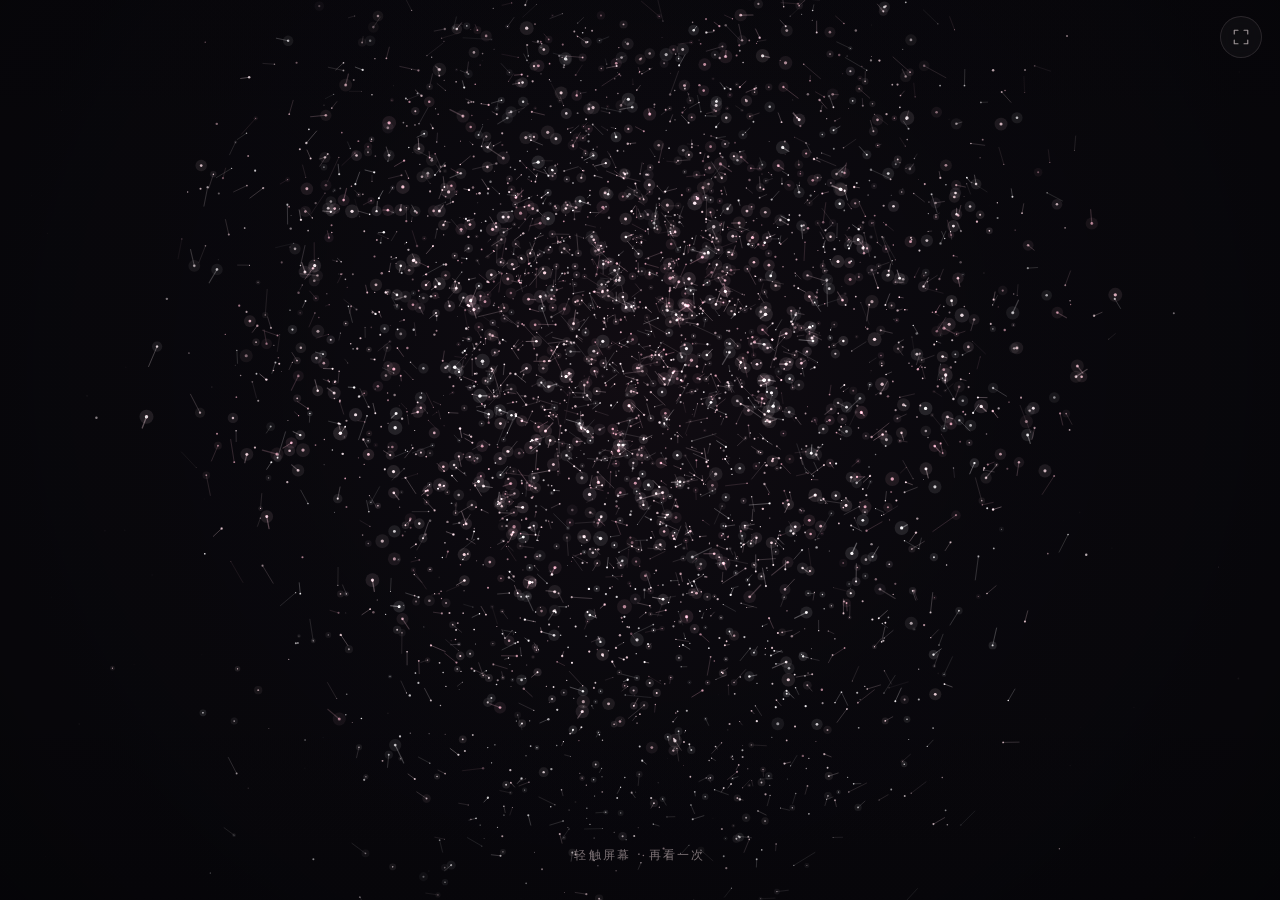
<file: docs/index.html>
<!doctype html>
<html lang="zh-CN">
  <head>
    <meta charset="utf-8" />
    <meta name="viewport" content="width=device-width, initial-scale=1, viewport-fit=cover, user-scalable=no" />
    <meta name="theme-color" content="#09080d" />
    <meta name="apple-mobile-web-app-capable" content="yes" />
    <meta name="apple-mobile-web-app-status-bar-style" content="black-translucent" />
    <title>宝宝工作辛苦了</title>
    <style>
      :root {
        color-scheme: dark;
        --ink: #09080d;
        --warm-white: #fff9f9;
        --muted: rgba(255, 235, 237, 0.48);
      }

      * {
        box-sizing: border-box;
        -webkit-tap-highlight-color: transparent;
      }

      html,
      body {
        width: 100%;
        height: 100%;
        margin: 0;
        overflow: hidden;
        background: var(--ink);
        touch-action: manipulation;
        user-select: none;
        -webkit-user-select: none;
        font-family: "PingFang SC", "Microsoft YaHei", system-ui, sans-serif;
      }

      canvas {
        position: fixed;
        inset: 0;
        width: 100%;
        height: 100%;
        display: block;
      }

      .vignette {
        position: fixed;
        inset: 0;
        pointer-events: none;
        background:
          radial-gradient(circle at 50% 41%, transparent 28%, rgba(0, 0, 0, 0.18) 72%, rgba(0, 0, 0, 0.55) 125%),
          linear-gradient(180deg, rgba(6, 5, 10, 0.12), transparent 22%, transparent 78%, rgba(6, 5, 10, 0.34));
      }

      .sr-only {
        position: absolute;
        width: 1px;
        height: 1px;
        padding: 0;
        margin: -1px;
        overflow: hidden;
        clip: rect(0, 0, 0, 0);
        white-space: nowrap;
        border: 0;
      }

      .hint {
        position: fixed;
        left: 50%;
        bottom: calc(24px + env(safe-area-inset-bottom));
        transform: translateX(-50%);
        color: var(--muted);
        font-size: 12px;
        letter-spacing: 0.18em;
        white-space: nowrap;
        opacity: 0;
        animation: hint-in 1.1s ease 8.4s forwards;
        pointer-events: none;
      }

      .fullscreen {
        position: fixed;
        right: 18px;
        top: calc(16px + env(safe-area-inset-top));
        width: 42px;
        height: 42px;
        display: grid;
        place-items: center;
        border: 1px solid rgba(255, 230, 233, 0.12);
        border-radius: 50%;
        color: rgba(255, 240, 242, 0.6);
        background: rgba(255, 255, 255, 0.03);
        backdrop-filter: blur(8px);
        -webkit-backdrop-filter: blur(8px);
      }

      .fullscreen:active {
        transform: scale(0.94);
        background: rgba(255, 255, 255, 0.08);
      }

      .fullscreen svg {
        width: 18px;
        height: 18px;
        fill: none;
        stroke: currentColor;
        stroke-width: 1.5;
        stroke-linecap: round;
        stroke-linejoin: round;
      }

      @keyframes hint-in {
        to { opacity: 1; }
      }

    </style>
  </head>
  <body aria-label="淡粉与暖白色粒子从四周汇聚成完整爱心，文字为宝宝工作辛苦了">
    <canvas id="heartCanvas" aria-hidden="true"></canvas>
    <div class="vignette" aria-hidden="true"></div>
    <p class="sr-only">宝宝工作辛苦了</p>
    <p class="hint">轻触屏幕 · 再看一次</p>
    <button class="fullscreen" id="fullscreen" type="button" aria-label="全屏播放">
      <svg viewBox="0 0 24 24" aria-hidden="true">
        <path d="M8 3H3v5M16 3h5v5M8 21H3v-5M16 21h5v-5" />
      </svg>
    </button>

    <script>
      (() => {
        const canvas = document.getElementById("heartCanvas");
        const ctx = canvas.getContext("2d", { alpha: false });
        const fullscreen = document.getElementById("fullscreen");
        const TAU = Math.PI * 2;
        const CYCLE = 10500;
        const FORM_END = 4050;
        const HOLD_END = 6650;
        const SCATTER_END = 9750;
        const palette = [
          [255, 252, 251],
          [255, 239, 240],
          [250, 215, 220],
          [236, 187, 197],
          [218, 158, 173],
          [255, 225, 229]
        ];

        let width = 0;
        let height = 0;
        let dpr = 1;
        let centerX = 0;
        let centerY = 0;
        let heartScale = 1;
        let heartPath = null;
        let textCanvas = null;
        let textLeft = 0;
        let textTop = 0;
        let textCenterY = 0;
        let particles = [];
        let stars = [];
        let startedAt = performance.now();
        let lastCycle = -1;
        let raf = 0;

        const clamp = (n, a = 0, b = 1) => Math.max(a, Math.min(b, n));
        const mix = (a, b, t) => a + (b - a) * t;
        const smooth = t => t * t * (3 - 2 * t);
        const easeOutQuart = t => 1 - Math.pow(1 - t, 4);
        const easeInQuart = t => t * t * t * t;
        const easeInOutSine = t => -(Math.cos(Math.PI * t) - 1) / 2;

        function heartEquation(x, y) {
          const q = x * x + y * y - 1;
          return q * q * q - x * x * y * y * y;
        }

        function sampleHeart(edgeOnly) {
          let fallback = { x: 0, y: 0 };
          for (let attempt = 0; attempt < 260; attempt++) {
            const x = Math.random() * 2.34 - 1.17;
            const y = Math.random() * 2.28 - 1.08;
            const value = heartEquation(x, y);
            if (value <= 0) {
              fallback = { x, y };
              if (!edgeOnly || value > -0.045) return fallback;
            }
          }
          return fallback;
        }

        function makeHeartPath() {
          const path = new Path2D();
          for (let i = 0; i <= 360; i++) {
            const t = i / 360 * TAU;
            const x = Math.pow(Math.sin(t), 3);
            const y = (13 * Math.cos(t) - 5 * Math.cos(2 * t) - 2 * Math.cos(3 * t) - Math.cos(4 * t)) / 17 + 0.12;
            const px = centerX + x * heartScale;
            const py = centerY - y * heartScale;
            if (i === 0) path.moveTo(px, py);
            else path.lineTo(px, py);
          }
          path.closePath();
          return path;
        }

        function targetPoint(edgeOnly) {
          const point = sampleHeart(edgeOnly);
          return {
            x: centerX + point.x * heartScale,
            y: centerY - point.y * heartScale * 0.98
          };
        }

        function makeStart(target) {
          const angle = Math.random() * TAU;
          const diagonal = Math.hypot(width, height);
          const radius = diagonal * (0.48 + Math.random() * 0.42);
          const spread = Math.min(width, height) * 0.18;
          return {
            x: centerX + Math.cos(angle) * radius + (Math.random() - 0.5) * spread,
            y: centerY + Math.sin(angle) * radius + (Math.random() - 0.5) * spread,
            angle,
            distance: Math.hypot(target.x - centerX, target.y - centerY)
          };
        }

        function buildTextTargets() {
          const offscreen = document.createElement("canvas");
          const offCtx = offscreen.getContext("2d", { willReadFrequently: true });
          const chars = Array.from("宝宝工作辛苦了");
          const fontSize = clamp(width * 0.068, 24, 32);
          const spacing = fontSize * 0.13;
          const font = `700 ${fontSize}px "PingFang SC", "Microsoft YaHei", sans-serif`;
          offCtx.font = font;
          const widths = chars.map(char => offCtx.measureText(char).width);
          const contentWidth = widths.reduce((sum, value) => sum + value, 0) + spacing * (chars.length - 1);
          const padding = 22;
          offscreen.width = Math.ceil(contentWidth + padding * 2);
          offscreen.height = Math.ceil(fontSize * 2.05 + padding);

          offCtx.clearRect(0, 0, offscreen.width, offscreen.height);
          offCtx.font = font;
          offCtx.fillStyle = "#fff";
          offCtx.textAlign = "left";
          offCtx.textBaseline = "middle";
          let cursor = padding;
          for (let index = 0; index < chars.length; index++) {
            offCtx.fillText(chars[index], cursor, offscreen.height * 0.5);
            cursor += widths[index] + spacing;
          }

          const image = offCtx.getImageData(0, 0, offscreen.width, offscreen.height).data;
          const candidates = [];
          const step = width < 360 ? 2 : 2;
          for (let y = 0; y < offscreen.height; y += step) {
            for (let x = 0; x < offscreen.width; x += step) {
              if (image[(y * offscreen.width + x) * 4 + 3] > 72) {
                candidates.push({ x, y, flow: x / offscreen.width });
              }
            }
          }

          for (let index = candidates.length - 1; index > 0; index--) {
            const swapIndex = Math.floor(Math.random() * (index + 1));
            [candidates[index], candidates[swapIndex]] = [candidates[swapIndex], candidates[index]];
          }

          const maxCount = Math.round(clamp(width * 2.35, 720, 1050));
          textCanvas = offscreen;
          textLeft = centerX - offscreen.width * 0.5;
          textCenterY = height * (width > height ? 0.79 : 0.72);
          textTop = textCenterY - offscreen.height * 0.5;

          return candidates.slice(0, maxCount).map(point => ({
            x: textLeft + point.x,
            y: textTop + point.y,
            flow: point.flow
          }));
        }

        function buildScene() {
          const area = width * height;
          const count = Math.round(clamp(area / 145, 1950, 3350));

          const heartParticles = Array.from({ length: count }, (_, index) => {
            const edgeOnly = index < count * 0.27;
            const target = targetPoint(edgeOnly);
            const start = makeStart(target);
            const dx = target.x - start.x;
            const dy = target.y - start.y;
            const distance = Math.max(1, Math.hypot(dx, dy));
            const direction = Math.random() < 0.5 ? -1 : 1;
            const curveStrength = (0.07 + Math.random() * 0.2) * distance * direction;
            const windLeft = Math.random() < 0.09;
            const rgb = palette[Math.floor(Math.random() * palette.length)];
            return {
              sx: start.x,
              sy: start.y,
              tx: target.x,
              ty: target.y,
              delay: Math.random() * 820 + (index % 17) * 11,
              duration: 2350 + Math.random() * 600,
              curveX: -dy / distance * curveStrength,
              curveY: dx / distance * curveStrength,
              windX: (windLeft ? -1 : 1) * width * (0.56 + Math.random() * 1.22),
              windY: height * (Math.random() - 0.57) * 0.62,
              flutter: 8 + Math.random() * 34,
              phase: Math.random() * TAU,
              size: edgeOnly ? 0.68 + Math.random() * 1.28 : 0.42 + Math.random() * 1.18,
              alpha: edgeOnly ? 0.66 + Math.random() * 0.34 : 0.42 + Math.random() * 0.5,
              twinkle: 0.5 + Math.random() * 1.5,
              trail: Math.random() < 0.48,
              glow: Math.random() < 0.24,
              isText: false,
              flow: 0,
              rgb
            };
          });

          const textTargets = buildTextTargets();
          const textParticles = textTargets.map((target, index) => {
            const start = makeStart(target);
            const dx = target.x - start.x;
            const dy = target.y - start.y;
            const distance = Math.max(1, Math.hypot(dx, dy));
            const direction = Math.random() < 0.5 ? -1 : 1;
            const curveStrength = (0.08 + Math.random() * 0.22) * distance * direction;
            const rgb = Math.random() < 0.42 ? palette[0] : palette[Math.random() < 0.55 ? 1 : 2];
            return {
              sx: start.x,
              sy: start.y,
              tx: target.x,
              ty: target.y,
              delay: Math.random() * 820 + (index % 17) * 11,
              duration: 2350 + Math.random() * 600,
              curveX: -dy / distance * curveStrength,
              curveY: dx / distance * curveStrength,
              windX: (Math.random() < 0.5 ? -1 : 1) * width * (0.64 + Math.random() * 1.14),
              windY: height * (Math.random() - 0.54) * 0.58,
              flutter: 8 + Math.random() * 28,
              phase: Math.random() * TAU,
              size: 0.48 + Math.random() * 0.86,
              alpha: 0.7 + Math.random() * 0.3,
              twinkle: 0.72 + Math.random() * 1.25,
              trail: Math.random() < 0.5,
              glow: Math.random() < 0.3,
              isText: true,
              flow: target.flow,
              rgb
            };
          });

          particles = heartParticles.concat(textParticles);

          stars = Array.from({ length: Math.round(clamp(area / 8600, 42, 92)) }, () => ({
            x: Math.random() * width,
            y: Math.random() * height,
            r: 0.2 + Math.random() * 0.75,
            a: 0.035 + Math.random() * 0.13,
            phase: Math.random() * TAU
          }));
        }

        function resize() {
          width = window.innerWidth;
          height = window.innerHeight;
          dpr = Math.min(window.devicePixelRatio || 1, 1.65);
          centerX = width * 0.5;
          centerY = height * 0.415;
          heartScale = Math.min(width * 0.35, height * 0.255);
          canvas.width = Math.round(width * dpr);
          canvas.height = Math.round(height * dpr);
          canvas.style.width = width + "px";
          canvas.style.height = height + "px";
          ctx.setTransform(dpr, 0, 0, dpr, 0, 0);
          heartPath = makeHeartPath();
          buildScene();
          startedAt = performance.now();
          lastCycle = -1;
        }

        function drawBackground(now, time) {
          ctx.fillStyle = "#09080d";
          ctx.fillRect(0, 0, width, height);

          const strength = time < HOLD_END
            ? smooth(clamp((time - 1600) / 2600))
            : 1 - smooth(clamp((time - HOLD_END) / 2500));
          const glow = ctx.createRadialGradient(centerX, centerY, 0, centerX, centerY, Math.max(width, height) * 0.54);
          glow.addColorStop(0, `rgba(103, 54, 70, ${0.08 + strength * 0.18})`);
          glow.addColorStop(0.42, `rgba(45, 28, 37, ${0.04 + strength * 0.07})`);
          glow.addColorStop(1, "rgba(9, 8, 13, 0)");
          ctx.fillStyle = glow;
          ctx.fillRect(0, 0, width, height);

          for (const star of stars) {
            const twinkle = 0.62 + Math.sin(now * 0.0012 + star.phase) * 0.38;
            ctx.fillStyle = `rgba(255, 228, 232, ${star.a * twinkle})`;
            ctx.beginPath();
            ctx.arc(star.x, star.y, star.r, 0, TAU);
            ctx.fill();
          }
        }

        function stateAt(particle, time) {
          if (time < FORM_END) {
            const raw = clamp((time - particle.delay) / particle.duration);
            const e = easeOutQuart(raw);
            const arc = Math.sin(Math.PI * raw) * (1 - raw * 0.3);
            return {
              x: mix(particle.sx, particle.tx, e) + particle.curveX * arc,
              y: mix(particle.sy, particle.ty, e) + particle.curveY * arc,
              alpha: particle.alpha * clamp(raw * 1.8),
              size: particle.size * (0.66 + raw * 0.34)
            };
          }

          if (time < HOLD_END) {
            const hold = (time - FORM_END) / (HOLD_END - FORM_END);
            const breathe = Math.sin(hold * Math.PI * 3.4) * 0.021;
            const shimmer = 0.84 + Math.sin(hold * 19 * particle.twinkle + particle.phase) * 0.16;
            const originY = particle.isText ? textCenterY : centerY;
            return {
              x: centerX + (particle.tx - centerX) * (1 + breathe) + Math.sin(hold * 11 + particle.phase) * 0.48,
              y: originY + (particle.ty - originY) * (1 + breathe) + Math.cos(hold * 9 + particle.phase) * 0.48,
              alpha: particle.alpha * shimmer,
              size: particle.size * (1 + breathe * 4.2)
            };
          }

          const raw = clamp((time - HOLD_END) / (SCATTER_END - HOLD_END));
          const e = easeInQuart(raw);
          return {
            x: particle.tx + particle.windX * e + Math.sin(raw * 13 + particle.phase) * particle.flutter * raw,
            y: particle.ty + particle.windY * e + Math.cos(raw * 8 + particle.phase) * particle.flutter * 0.46 * raw,
            alpha: particle.alpha * Math.pow(1 - raw, 1.2),
            size: particle.size * (1 + raw * 0.46)
          };
        }

        function drawHeartAura(time) {
          const formed = smooth(clamp((time - 3000) / 1000));
          const remaining = 1 - smooth(clamp((time - HOLD_END) / 1500));
          const alpha = formed * remaining;
          if (alpha <= 0.002) return;

          ctx.save();
          ctx.globalCompositeOperation = "lighter";
          ctx.shadowColor = `rgba(239, 157, 177, ${0.42 * alpha})`;
          ctx.shadowBlur = 38;
          ctx.fillStyle = `rgba(232, 158, 176, ${0.055 * alpha})`;
          ctx.fill(heartPath);
          ctx.lineWidth = 1.1;
          ctx.strokeStyle = `rgba(255, 224, 230, ${0.18 * alpha})`;
          ctx.stroke(heartPath);
          ctx.restore();
        }

        function drawTextAura(time) {
          if (!textCanvas) return;
          const formed = smooth(clamp((time - 3000) / 1000));
          const remaining = 1 - smooth(clamp((time - HOLD_END) / 1350));
          const alpha = formed * remaining;
          if (alpha <= 0.002) return;

          ctx.save();
          ctx.globalCompositeOperation = "lighter";
          ctx.globalAlpha = 0.035 * alpha;
          ctx.shadowColor = `rgba(246, 180, 194, ${0.48 * alpha})`;
          ctx.shadowBlur = 20;
          ctx.drawImage(textCanvas, textLeft, textTop);
          ctx.restore();
        }

        function drawImpact(time) {
          const delta = time - 3850;
          if (delta < -700 || delta > 1300) return;
          const impact = Math.exp(-Math.pow(delta / 420, 2));
          const radius = heartScale * (0.35 + clamp((delta + 180) / 1000) * 1.1);
          const glow = ctx.createRadialGradient(centerX, centerY, 0, centerX, centerY, Math.max(8, radius));
          glow.addColorStop(0, `rgba(255, 250, 249, ${0.2 * impact})`);
          glow.addColorStop(0.28, `rgba(255, 213, 221, ${0.14 * impact})`);
          glow.addColorStop(1, "rgba(229, 142, 165, 0)");
          ctx.save();
          ctx.globalCompositeOperation = "lighter";
          ctx.fillStyle = glow;
          ctx.fillRect(centerX - radius, centerY - radius, radius * 2, radius * 2);

          const wave = clamp((delta + 80) / 920);
          if (wave > 0 && wave < 1) {
            ctx.translate(centerX, centerY);
            const expansion = 1 + wave * 0.17;
            ctx.scale(expansion, expansion);
            ctx.translate(-centerX, -centerY);
            ctx.lineWidth = 1.7 - wave;
            ctx.shadowColor = "rgba(255, 190, 204, 0.5)";
            ctx.shadowBlur = 16;
            ctx.strokeStyle = `rgba(255, 225, 231, ${0.42 * (1 - wave)})`;
            ctx.stroke(heartPath);
          }
          ctx.restore();
        }

        function drawParticles(time) {
          ctx.save();
          ctx.globalCompositeOperation = "lighter";
          ctx.lineCap = "round";

          for (const particle of particles) {
            const state = stateAt(particle, time);
            if (state.alpha < 0.006 || state.x < -150 || state.x > width + 150 || state.y < -150 || state.y > height + 150) continue;
            const [r, g, b] = particle.rgb;

            if (particle.trail && (time < FORM_END || time > HOLD_END)) {
              const previous = stateAt(particle, Math.max(0, time - 54));
              const velocity = Math.hypot(state.x - previous.x, state.y - previous.y);
              if (velocity > 1.2) {
                ctx.lineWidth = Math.max(0.45, state.size * 0.78);
                ctx.strokeStyle = `rgba(${r},${g},${b},${state.alpha * 0.38})`;
                ctx.beginPath();
                ctx.moveTo(previous.x, previous.y);
                ctx.lineTo(state.x, state.y);
                ctx.stroke();
              }
            }

            let displayAlpha = state.alpha;
            let radius = Math.max(0.34, state.size);
            if (particle.isText && time >= FORM_END && time < HOLD_END) {
              const hold = (time - FORM_END) / (HOLD_END - FORM_END);
              const sweep = (hold * 1.72) % 1.36 - 0.18;
              const distanceFromSweep = particle.flow - sweep;
              const band = Math.exp(-(distanceFromSweep * distanceFromSweep) / 0.0095);
              displayAlpha = Math.min(1, state.alpha * (0.78 + band * 0.72));
              radius *= 1 + band * 0.82;
            }
            if (particle.glow || radius > 1.25) {
              ctx.fillStyle = `rgba(${r},${g},${b},${displayAlpha * 0.12})`;
              ctx.beginPath();
              ctx.arc(state.x, state.y, radius * 4.2, 0, TAU);
              ctx.fill();
            }

            ctx.fillStyle = `rgba(${r},${g},${b},${displayAlpha})`;
            ctx.beginPath();
            ctx.arc(state.x, state.y, radius, 0, TAU);
            ctx.fill();
          }
          ctx.restore();
        }

        function render(now) {
          const elapsed = now - startedAt;
          const cycle = Math.floor(elapsed / CYCLE);
          const time = elapsed % CYCLE;
          if (cycle !== lastCycle) {
            if (lastCycle >= 0) buildScene();
            lastCycle = cycle;
          }

          drawBackground(now, time);
          drawHeartAura(time);
          drawTextAura(time);
          drawImpact(time);
          drawParticles(time);
          raf = requestAnimationFrame(render);
        }

        function restart(event) {
          if (event && (event.target === fullscreen || fullscreen.contains(event.target))) return;
          buildScene();
          startedAt = performance.now();
          lastCycle = -1;
        }

        fullscreen.addEventListener("click", async event => {
          event.stopPropagation();
          try {
            if (!document.fullscreenElement) await document.documentElement.requestFullscreen();
            else await document.exitFullscreen();
          } catch (_) {
            restart();
          }
        });

        document.addEventListener("pointerup", restart, { passive: true });
        window.addEventListener("resize", resize, { passive: true });
        window.addEventListener("orientationchange", () => setTimeout(resize, 120), { passive: true });
        document.addEventListener("visibilitychange", () => {
          if (document.hidden) cancelAnimationFrame(raf);
          else {
            startedAt = performance.now();
            lastCycle = -1;
            raf = requestAnimationFrame(render);
          }
        });

        resize();
        raf = requestAnimationFrame(render);
      })();
    </script>
  </body>
</html>
</file>
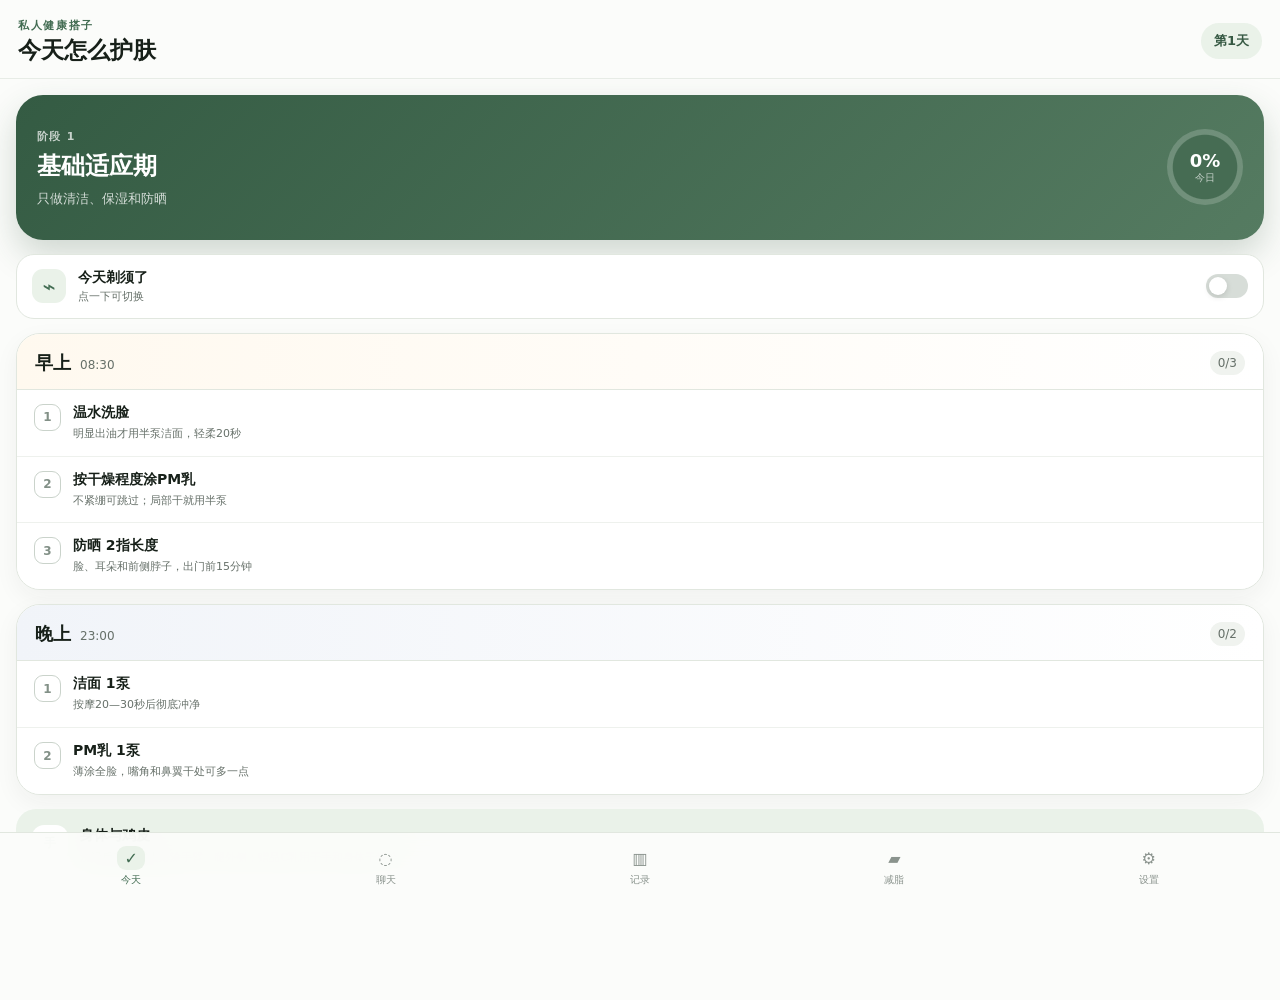
<file: app/src/main/assets/index.html>
<!doctype html>
<html lang="zh-CN">
<head>
  <meta charset="utf-8">
  <meta name="viewport" content="width=device-width,initial-scale=1,viewport-fit=cover,user-scalable=no">
  <meta name="theme-color" content="#fbfcfa">
  <title>智群健康搭子</title>
  <link rel="stylesheet" href="app.css">
</head>
<body>
  <main class="app-shell">
    <header class="topbar">
      <div><p class="eyebrow">私人健康搭子</p><h1 id="page-title">今天怎么护肤</h1></div>
      <button class="day-pill" id="day-pill">第1天</button>
    </header>

    <section class="screen" id="today-screen">
      <article class="phase-card">
        <div class="phase-copy"><span id="phase-number">阶段 1</span><h2 id="phase-label">基础适应期</h2><p id="phase-hint">只做清洁、保湿和防晒</p></div>
        <div class="progress-ring" id="progress-ring"><strong id="progress-value">0%</strong><small>今日</small></div>
      </article>
      <button class="shave-toggle" id="shave-toggle">
        <span class="toggle-icon">⌁</span><span><strong>今天剃须了</strong><small id="shave-copy">点一下可切换</small></span><span class="switch"><i></i></span>
      </button>
      <div id="routine-list"></div>
      <article class="body-note"><div class="note-icon">手</div><div><strong>身体与鸡皮</strong><p>洗澡后10%尿素薄涂手臂、腿外侧；赠品C乳用于手和身体干燥处。</p></div></article>
    </section>

    <section class="screen chat-screen hidden" id="chat-screen">
      <div class="connection" id="connection"><span></span><b>AI接口等待安全配置</b></div>
      <div class="messages" id="messages"></div>
      <form class="composer" id="chat-form">
        <div class="image-preview hidden" id="image-preview"><img alt="待发送照片"><button type="button">×</button></div>
        <div class="composer-row">
          <input hidden id="photo-input" type="file" accept="image/*" capture="environment">
          <button type="button" class="camera-button" id="camera-button" aria-label="拍照">＋</button>
          <textarea id="chat-draft" placeholder="告诉我今天皮肤怎么样…" rows="1"></textarea>
          <button class="send-button" id="send-button">发送</button>
        </div>
      </form>
    </section>

    <section class="screen progress-screen hidden" id="progress-screen">
      <article class="checkin-card">
        <p class="eyebrow">每日30秒</p><h2>今天皮肤感觉如何？</h2>
        <div id="scales"></div>
        <textarea id="checkin-note" placeholder="比如：鼻翼有点紧，下巴新长一颗痘"></textarea>
        <button class="primary-button" id="save-checkin">保存今天记录</button>
      </article>
      <article class="history-card"><h3>最近记录</h3><div id="history-list"></div></article>
    </section>

    <section class="screen weight-screen hidden" id="weight-screen">
      <article class="weight-hero">
        <div>
          <p class="eyebrow">三个月减脂计划</p>
          <h2><span id="current-weight">155.0</span><small> 斤</small></h2>
          <p>目标125斤 · BMI目标约20.0</p>
        </div>
        <div class="weight-progress">
          <strong id="weight-progress-value">0%</strong>
          <span>已完成</span>
        </div>
      </article>

      <div class="weight-stats">
        <article><span>已减</span><strong id="weight-lost">0.0斤</strong></article>
        <article><span>还差</span><strong id="weight-left">30.0斤</strong></article>
        <article><span>当前BMI</span><strong id="current-bmi">24.7</strong></article>
      </div>

      <article class="safety-card">
        <strong>首月主目标6—8斤 · 冲刺上限10斤</strong>
        <p>第一周可能多掉一些水分；第二周起尽量控制在每周1—2斤。不靠脱水和极端断食硬追，先到147斤左右就已经很有价值。</p>
      </article>

      <article class="health-log-card">
        <div class="section-heading"><div><p class="eyebrow">每日1分钟</p><h2>晨起记录</h2></div><span id="health-log-date"></span></div>
        <div class="health-grid">
          <label><span>体重（斤）*</span><input id="health-weight" type="number" min="90" max="220" step="0.1" inputmode="decimal"></label>
          <label><span>腰围（cm，可后补）</span><input id="health-waist" type="number" min="50" max="160" step="0.1" inputmode="decimal"></label>
          <label><span>收缩压/高压</span><input id="health-sys" type="number" min="70" max="240" inputmode="numeric"></label>
          <label><span>舒张压/低压</span><input id="health-dia" type="number" min="40" max="160" inputmode="numeric"></label>
          <label><span>今日步数</span><input id="health-steps" type="number" min="0" max="80000" step="100" inputmode="numeric"></label>
          <label><span>昨晚睡眠（小时）</span><input id="health-sleep" type="number" min="0" max="15" step="0.5" inputmode="decimal"></label>
          <label><span>今天训练</span><select id="health-trained"><option value="no">休息/未训练</option><option value="strength">力量训练</option><option value="cardio">有氧训练</option><option value="both">力量＋有氧</option></select></label>
          <label><span>饥饿感</span><select id="health-hunger"><option value="0">不饿</option><option value="1">轻微</option><option value="2">正常</option><option value="3">很饿</option><option value="4">头晕/发虚</option></select></label>
        </div>
        <textarea id="health-note" placeholder="可选：今天吃了什么、训练内容、身体感觉"></textarea>
        <div class="bp-message hidden" id="bp-message"></div>
        <button class="primary-button" id="save-health">保存今日减脂记录</button>
      </article>

      <article class="trend-card"><div class="section-heading"><div><p class="eyebrow">只看趋势，不怕波动</p><h2>体重走势</h2></div><span id="weekly-rate"></span></div><div id="weight-chart"></div><div id="weight-history"></div></article>

      <article class="plan-card">
        <p class="eyebrow">你的每周训练框架</p><h2>4次力量＋2—3次短有氧</h2>
        <div class="plan-row"><b>力量日</b><span>照教练安排练手、肩、背、腿；其中2—3次结束后加15—25分钟椭圆机或坡走。</span></div>
        <div class="plan-row"><b>非力量日</b><span>1次40分钟快走；至少保留1天真正休息。第一周日均6500步，再逐步到8000步。</span></div>
        <div class="plan-row"><b>高血压保护</b><span>发力时呼气，不憋气，不冲极限重量；热身和冷身各5—10分钟。</span></div>
      </article>

      <article class="plan-card food-card">
        <p class="eyebrow">不用做饭也能执行</p><h2>你的外食规则</h2>
        <div class="plan-row"><b>早餐</b><span>2个鸡蛋保留，最好加无糖奶/无糖酸奶；米皮偶尔吃，不把它当每天主食。</span></div>
        <div class="plan-row"><b>午餐</b><span>点餐说“少油少盐、酱汁分开”：2拳蔬菜＋1—2掌心肉/鱼/蛋＋1拳主食，少喝汤。</span></div>
        <div class="plan-row"><b>晚上</b><span>不强制吃正餐；但晚间训练后或明显饥饿时，可加无糖酸奶/牛奶、鸡蛋或即食鸡胸，别硬扛到头晕。</span></div>
      </article>
    </section>

    <section class="screen settings-screen hidden" id="settings-screen">
      <article class="settings-card">
        <h2>护理计划</h2>
        <label><span>开始日期</span><input type="date" id="start-date"></label>
        <label><span>早上提醒</span><input type="time" id="morning-time"></label>
        <label><span>晚上提醒</span><input type="time" id="evening-time"></label>
      </article>
      <article class="settings-card action-card"><div><h2>手机提醒</h2><p>安卓本地提醒，关闭软件后也会保留。</p></div><button id="enable-notifications">开启/测试</button></article>
      <article class="settings-card api-card">
        <div class="api-heading"><div><h2>内置AI聊天</h2><p>默认使用国内可访问的通义千问视觉模型，文字和皮肤照片都能发。密钥只保存在本机。</p></div><span id="ai-status">待连接</span></div>
        <a class="api-link" href="https://bailian.console.aliyun.com/cn-beijing/?tab=model">① 打开阿里云百炼创建API密钥 ↗</a>
        <label class="stack-label"><span>接口类型</span><select id="ai-protocol"><option value="chat_completions" selected>阿里云百炼（国内）</option><option value="responses">OpenAI Responses</option></select></label>
        <label class="stack-label"><span>HTTPS接口地址</span><input class="api-input" id="ai-endpoint" value="https://dashscope.aliyuncs.com/compatible-mode/v1/chat/completions"></label>
        <label class="stack-label"><span>模型名称</span><input class="api-input" id="ai-model" value="qwen3-vl-plus"></label>
        <label class="stack-label"><span>API密钥</span><input class="api-input" id="ai-key" type="password" autocomplete="off" placeholder="只粘贴到这里"></label>
        <button class="primary-button" id="save-ai">安全连接AI</button>
        <button class="disconnect-button hidden" id="clear-ai">清除本机密钥</button>
        <p class="setup-message" id="ai-message"></p>
      </article>
      <article class="privacy-card"><strong>你的记录属于你</strong><p>流程、打卡和聊天历史都保存在本机；照片只在你主动发送时用于当次分析。</p></article>
      <article class="version-card">智群健康搭子 Android v<span id="app-version">1.1.1</span></article>
    </section>

    <nav class="bottom-nav" aria-label="主要导航">
      <button class="active" data-tab="today"><span>✓</span><small>今天</small></button>
      <button data-tab="chat"><span>◌</span><small>聊天</small></button>
      <button data-tab="progress"><span>▥</span><small>记录</small></button>
      <button data-tab="weight"><span>▰</span><small>减脂</small></button>
      <button data-tab="settings"><span>⚙</span><small>设置</small></button>
    </nav>
  </main>
  <script src="app.js"></script>
</body>
</html>
</file>
<file: app/src/main/assets/app.css>
:root {
  --ink: #172019;
  --muted: #667069;
  --line: #e1e7df;
  --paper: #fbfcfa;
  --green: #426c52;
  --green-soft: #eaf2e9;
  --cream: #fff9ef;
}
* {
  box-sizing: border-box;
  -webkit-tap-highlight-color: transparent;
}
html,
body {
  margin: 0;
  min-height: 100%;
  background: var(--paper);
  color: var(--ink);
  font-family: "PingFang SC", "Microsoft YaHei", system-ui, sans-serif;
}
button,
input,
textarea,
select {
  font: inherit;
}
button {
  color: inherit;
}
.hidden {
  display: none !important;
}
.app-shell {
  min-height: 100dvh;
  padding-bottom: 86px;
  background: var(--paper);
}
.topbar {
  position: sticky;
  top: 0;
  z-index: 20;
  display: flex;
  align-items: center;
  justify-content: space-between;
  padding: calc(18px + env(safe-area-inset-top)) 18px 13px;
  background: rgba(251, 252, 250, 0.94);
  backdrop-filter: blur(16px);
  border-bottom: 1px solid rgba(225, 231, 223, 0.75);
}
.eyebrow {
  margin: 0 0 4px;
  color: var(--green);
  font-size: 11px;
  font-weight: 800;
  letter-spacing: 0.15em;
}
.topbar h1 {
  margin: 0;
  font-size: 23px;
  line-height: 1.2;
}
.day-pill {
  border: 0;
  border-radius: 99px;
  padding: 9px 13px;
  color: #365943;
  background: var(--green-soft);
  font-size: 13px;
  font-weight: 800;
}
.screen {
  padding: 16px 16px 28px;
}
.phase-card {
  display: flex;
  justify-content: space-between;
  align-items: center;
  gap: 16px;
  min-height: 145px;
  padding: 21px;
  border-radius: 27px;
  background: linear-gradient(135deg, #345b43, #557b61);
  color: #fff;
  box-shadow: 0 15px 34px rgba(45, 82, 58, 0.21);
}
.phase-copy span {
  font-size: 11px;
  font-weight: 800;
  letter-spacing: 0.12em;
  opacity: 0.72;
}
.phase-copy h2 {
  margin: 6px 0 7px;
  font-size: 24px;
}
.phase-copy p {
  margin: 0;
  max-width: 210px;
  font-size: 13px;
  line-height: 1.55;
  opacity: 0.78;
}
.progress-ring {
  --progress: 0deg;
  flex: 0 0 76px;
  width: 76px;
  height: 76px;
  border-radius: 50%;
  display: flex;
  flex-direction: column;
  align-items: center;
  justify-content: center;
  background:
    radial-gradient(circle, #466c53 59%, transparent 61%),
    conic-gradient(#f5d6a4 var(--progress), rgba(255, 255, 255, 0.18) 0);
}
.progress-ring strong {
  font-size: 18px;
}
.progress-ring small {
  font-size: 10px;
  opacity: 0.7;
}
.shave-toggle {
  width: 100%;
  margin: 14px 0;
  padding: 14px 15px;
  display: flex;
  align-items: center;
  gap: 12px;
  text-align: left;
  border: 1px solid var(--line);
  border-radius: 18px;
  background: #fff;
}
.toggle-icon {
  display: grid;
  place-items: center;
  width: 34px;
  height: 34px;
  border-radius: 11px;
  color: var(--green);
  background: var(--green-soft);
  font-size: 22px;
}
.shave-toggle > span:nth-child(2) {
  flex: 1;
  display: flex;
  flex-direction: column;
  gap: 2px;
}
.shave-toggle strong {
  font-size: 14px;
}
.shave-toggle small {
  color: var(--muted);
  font-size: 11px;
}
.switch {
  position: relative;
  width: 42px;
  height: 24px;
  border-radius: 99px;
  background: #d7ddd8;
}
.switch i {
  position: absolute;
  top: 3px;
  left: 3px;
  width: 18px;
  height: 18px;
  border-radius: 50%;
  background: #fff;
  box-shadow: 0 2px 6px #0002;
  transition: 0.2s;
}
.shave-toggle.active .switch {
  background: var(--green);
}
.shave-toggle.active .switch i {
  transform: translateX(18px);
}
.routine-card {
  margin-top: 14px;
  overflow: hidden;
  border: 1px solid var(--line);
  border-radius: 24px;
  background: #fff;
  box-shadow: 0 8px 24px rgba(31, 45, 35, 0.05);
}
.routine-card > header {
  display: flex;
  align-items: center;
  justify-content: space-between;
  padding: 17px 18px 14px;
  border-bottom: 1px solid var(--line);
}
.routine-card > header div {
  display: flex;
  align-items: baseline;
  gap: 9px;
}
.routine-card > header p {
  margin: 0;
  font-size: 18px;
  font-weight: 850;
}
.routine-card > header span,
.routine-card > header small {
  color: var(--muted);
  font-size: 12px;
}
.routine-card > header > small {
  padding: 5px 8px;
  border-radius: 99px;
  background: #f0f3ef;
}
.morning > header {
  background: linear-gradient(90deg, #fff9ef, #fff);
}
.evening > header {
  background: linear-gradient(90deg, #f1f4f9, #fff);
}
.task-row {
  width: 100%;
  display: flex;
  gap: 12px;
  align-items: flex-start;
  padding: 14px 17px;
  text-align: left;
  background: #fff;
  border: 0;
  border-bottom: 1px solid #eef1ed;
}
.task-row:last-child {
  border-bottom: 0;
}
.task-number {
  flex: 0 0 27px;
  width: 27px;
  height: 27px;
  display: grid;
  place-items: center;
  border: 1.5px solid #cad3cb;
  border-radius: 9px;
  color: #829087;
  font-size: 12px;
  font-weight: 800;
}
.task-row > span:last-child {
  display: flex;
  flex-direction: column;
  gap: 4px;
}
.task-row strong {
  font-size: 14px;
}
.task-row small {
  color: var(--muted);
  font-size: 11px;
  line-height: 1.45;
}
.task-row.done {
  background: #fafcf9;
}
.task-row.done .task-number {
  color: #fff;
  border-color: var(--green);
  background: var(--green);
}
.task-row.done strong {
  color: #8a938d;
  text-decoration: line-through;
}
.body-note {
  display: flex;
  gap: 12px;
  margin: 14px 0 4px;
  padding: 16px;
  border-radius: 20px;
  background: var(--green-soft);
}
.note-icon {
  flex: 0 0 36px;
  height: 36px;
  display: grid;
  place-items: center;
  border-radius: 12px;
  background: #fff;
  color: var(--green);
  font-size: 12px;
  font-weight: 800;
}
.body-note strong {
  font-size: 14px;
}
.body-note p {
  margin: 4px 0 0;
  color: #5c6d61;
  font-size: 11px;
  line-height: 1.55;
}
.bottom-nav {
  position: fixed;
  z-index: 30;
  left: 0;
  right: 0;
  bottom: 0;
  display: grid;
  grid-template-columns: repeat(5, 1fr);
  padding: 8px 4px calc(8px + env(safe-area-inset-bottom));
  background: rgba(251, 252, 250, 0.96);
  border-top: 1px solid var(--line);
  backdrop-filter: blur(18px);
}
.bottom-nav button {
  display: flex;
  flex-direction: column;
  align-items: center;
  gap: 3px;
  padding: 5px;
  border: 0;
  background: transparent;
  color: #8a938d;
}
.bottom-nav span {
  width: 28px;
  height: 24px;
  display: grid;
  place-items: center;
  border-radius: 9px;
  font-size: 16px;
  font-weight: 800;
}
.bottom-nav small {
  font-size: 10px;
}
.bottom-nav button.active {
  color: var(--green);
}
.bottom-nav button.active span {
  background: var(--green-soft);
}
.chat-screen {
  display: flex;
  flex-direction: column;
  min-height: calc(100dvh - 170px);
  padding-bottom: 82px;
}
.connection {
  align-self: center;
  display: flex;
  align-items: center;
  gap: 6px;
  margin-bottom: 10px;
  padding: 5px 9px;
  border-radius: 99px;
  background: #f0f2ef;
  color: var(--muted);
  font-size: 10px;
}
.connection span {
  width: 6px;
  height: 6px;
  border-radius: 50%;
  background: #c58a54;
}
.connection.online span {
  background: #4c9a63;
}
.messages {
  flex: 1;
  display: flex;
  flex-direction: column;
  gap: 13px;
  padding: 5px 0 12px;
}
.message-row {
  display: flex;
  align-items: flex-end;
  gap: 8px;
}
.message-row.user {
  justify-content: flex-end;
}
.avatar {
  flex: 0 0 30px;
  width: 30px;
  height: 30px;
  display: grid;
  place-items: center;
  border-radius: 11px;
  background: var(--green);
  color: #fff;
  font-size: 12px;
  font-weight: 900;
}
.bubble {
  max-width: 82%;
  padding: 11px 13px;
  border-radius: 18px 18px 18px 5px;
  background: #edf2ec;
  color: #27332a;
}
.user .bubble {
  border-radius: 18px 18px 5px 18px;
  background: var(--green);
  color: #fff;
}
.bubble p {
  margin: 0;
  white-space: pre-wrap;
  font-size: 14px;
  line-height: 1.55;
}
.bubble img {
  display: block;
  width: 100%;
  max-height: 280px;
  object-fit: cover;
  margin-bottom: 8px;
  border-radius: 12px;
}
.typing {
  display: flex;
  gap: 4px;
  padding: 15px;
}
.typing i {
  width: 5px;
  height: 5px;
  border-radius: 50%;
  background: #829087;
  animation: pulse 1s infinite;
}
.typing i:nth-child(2) {
  animation-delay: 0.15s;
}
.typing i:nth-child(3) {
  animation-delay: 0.3s;
}
@keyframes pulse {
  50% {
    opacity: 0.25;
    transform: translateY(-2px);
  }
}
.composer {
  position: fixed;
  z-index: 25;
  left: 0;
  right: 0;
  bottom: 69px;
  padding: 9px 13px;
  background: linear-gradient(transparent, rgba(251, 252, 250, 0.97) 22%);
}
body.keyboard-open .bottom-nav {
  display: none;
}
body.keyboard-open .composer {
  bottom: calc(var(--keyboard-inset, 0px) + 8px);
  padding-bottom: max(9px, env(safe-area-inset-bottom));
}
body.keyboard-open .chat-screen {
  padding-bottom: 112px;
}
.composer-row {
  display: flex;
  align-items: flex-end;
  gap: 8px;
  padding: 7px;
  border: 1px solid var(--line);
  border-radius: 20px;
  background: #fff;
  box-shadow: 0 8px 28px rgba(30, 44, 34, 0.1);
}
.composer textarea {
  flex: 1;
  min-height: 34px;
  max-height: 88px;
  resize: none;
  padding: 7px 2px;
  border: 0;
  outline: 0;
  font-size: 13px;
}
.camera-button {
  flex: 0 0 36px;
  height: 36px;
  border: 0;
  border-radius: 13px;
  background: #edf2ec;
  color: var(--green);
  font-size: 22px;
}
.send-button {
  height: 36px;
  padding: 0 13px;
  border: 0;
  border-radius: 13px;
  background: var(--green);
  color: #fff;
  font-size: 12px;
  font-weight: 800;
}
.send-button:disabled {
  opacity: 0.4;
}
.image-preview {
  position: relative;
  width: 70px;
  margin: 0 0 7px 7px;
}
.image-preview img {
  width: 70px;
  height: 70px;
  object-fit: cover;
  border-radius: 12px;
}
.image-preview button {
  position: absolute;
  top: -6px;
  right: -6px;
  width: 21px;
  height: 21px;
  border: 0;
  border-radius: 50%;
  background: #253229;
  color: #fff;
}
.progress-screen,
.weight-screen,
.settings-screen {
  display: flex;
  flex-direction: column;
  gap: 14px;
}
.checkin-card,
.history-card,
.settings-card {
  padding: 19px;
  border: 1px solid var(--line);
  border-radius: 24px;
  background: #fff;
}
.checkin-card h2 {
  margin: 4px 0 22px;
  font-size: 22px;
}
.scale {
  margin: 18px 0;
}
.scale > div:first-child {
  display: flex;
  justify-content: space-between;
  margin-bottom: 8px;
}
.scale strong {
  font-size: 13px;
}
.scale span {
  color: var(--green);
  font-size: 12px;
  font-weight: 800;
}
.scale-buttons {
  display: grid;
  grid-template-columns: repeat(5, 1fr);
  gap: 7px;
}
.scale-buttons button {
  height: 35px;
  border: 1px solid var(--line);
  border-radius: 11px;
  background: #fafbfa;
  color: #849087;
  font-size: 12px;
}
.scale-buttons button.active {
  border-color: var(--green);
  background: var(--green);
  color: #fff;
}
.checkin-card textarea {
  width: 100%;
  min-height: 84px;
  padding: 12px;
  resize: vertical;
  border: 1px solid var(--line);
  border-radius: 14px;
  outline: 0;
  background: #fafbfa;
  font-size: 12px;
}
.primary-button {
  width: 100%;
  margin-top: 10px;
  padding: 13px;
  border: 0;
  border-radius: 14px;
  background: var(--green);
  color: #fff;
  font-size: 13px;
  font-weight: 800;
}
.history-card h3 {
  margin: 0 0 14px;
  font-size: 16px;
}
.empty {
  color: var(--muted);
  font-size: 12px;
}
.history-row {
  display: grid;
  grid-template-columns: 1fr repeat(3, auto);
  gap: 8px;
  padding: 10px 0;
  border-bottom: 1px solid #edf0ed;
  font-size: 11px;
}
.history-row span {
  color: var(--muted);
}
.weight-hero {
  display: flex;
  align-items: center;
  justify-content: space-between;
  gap: 18px;
  padding: 21px;
  border-radius: 27px;
  background: linear-gradient(135deg, #315940, #648469);
  color: #fff;
  box-shadow: 0 15px 34px rgba(45, 82, 58, 0.2);
}
.weight-hero .eyebrow {
  color: #dfeade;
}
.weight-hero h2 {
  margin: 5px 0 3px;
  font-size: 31px;
}
.weight-hero h2 small {
  font-size: 14px;
  opacity: 0.8;
}
.weight-hero p:last-child {
  margin: 0;
  font-size: 11px;
  opacity: 0.75;
}
.weight-progress {
  flex: 0 0 76px;
  width: 76px;
  height: 76px;
  display: flex;
  flex-direction: column;
  align-items: center;
  justify-content: center;
  border: 1px solid rgba(255, 255, 255, 0.22);
  border-radius: 50%;
  background: rgba(255, 255, 255, 0.1);
}
.weight-progress strong {
  font-size: 19px;
}
.weight-progress span {
  font-size: 9px;
  opacity: 0.7;
}
.weight-stats {
  display: grid;
  grid-template-columns: repeat(3, 1fr);
  gap: 8px;
}
.weight-stats article {
  padding: 13px 10px;
  border: 1px solid var(--line);
  border-radius: 16px;
  background: #fff;
  text-align: center;
}
.weight-stats span {
  display: block;
  margin-bottom: 5px;
  color: var(--muted);
  font-size: 10px;
}
.weight-stats strong {
  font-size: 14px;
}
.safety-card {
  padding: 15px 16px;
  border-radius: 19px;
  background: #fff5e7;
  color: #744f25;
}
.safety-card strong {
  font-size: 13px;
}
.safety-card p {
  margin: 5px 0 0;
  font-size: 11px;
  line-height: 1.55;
}
.health-log-card,
.trend-card,
.plan-card {
  padding: 18px;
  border: 1px solid var(--line);
  border-radius: 24px;
  background: #fff;
}
.section-heading {
  display: flex;
  align-items: flex-start;
  justify-content: space-between;
  gap: 12px;
}
.section-heading h2,
.plan-card h2 {
  margin: 3px 0 14px;
  font-size: 19px;
}
.section-heading > span {
  color: var(--muted);
  font-size: 11px;
  font-weight: 700;
}
.section-heading > span.fast {
  color: #a04f3e;
}
.health-grid {
  display: grid;
  grid-template-columns: 1fr 1fr;
  gap: 10px;
}
.health-grid label {
  display: flex;
  flex-direction: column;
  gap: 6px;
  color: var(--muted);
  font-size: 10px;
}
.health-grid input,
.health-grid select {
  width: 100%;
  min-width: 0;
  padding: 10px;
  border: 1px solid var(--line);
  border-radius: 11px;
  outline: 0;
  background: #fafbfa;
  color: var(--ink);
  font-size: 12px;
}
.health-log-card textarea {
  width: 100%;
  min-height: 70px;
  margin-top: 10px;
  padding: 11px;
  resize: vertical;
  border: 1px solid var(--line);
  border-radius: 12px;
  outline: 0;
  background: #fafbfa;
  font-size: 11px;
}
.bp-message {
  margin-top: 10px;
  padding: 11px;
  border-radius: 12px;
  font-size: 11px;
  line-height: 1.55;
}
.bp-message.ok {
  background: var(--green-soft);
  color: var(--green);
}
.bp-message.warn {
  background: #fff5e7;
  color: #825b2c;
}
.bp-message.danger {
  background: #fff0ec;
  color: #9a4938;
  font-weight: 700;
}
.weight-svg {
  display: block;
  width: 100%;
  height: auto;
  margin: 4px 0 8px;
}
.weight-svg line {
  stroke: #e5eae5;
  stroke-width: 1;
}
.weight-svg polyline {
  fill: none;
  stroke: var(--green);
  stroke-width: 3;
  stroke-linecap: round;
  stroke-linejoin: round;
}
.weight-svg circle {
  fill: #f3cf98;
  stroke: var(--green);
  stroke-width: 1.5;
}
.weight-svg text {
  fill: #829087;
  font-size: 9px;
}
.weight-history-row {
  display: grid;
  grid-template-columns: 1fr repeat(3, auto);
  gap: 7px;
  padding: 9px 0;
  border-top: 1px solid #edf0ed;
  font-size: 10px;
}
.weight-history-row span {
  color: var(--muted);
}
.plan-card .eyebrow {
  margin-bottom: 2px;
}
.plan-row {
  display: grid;
  grid-template-columns: 62px 1fr;
  gap: 10px;
  padding: 11px 0;
  border-top: 1px solid #edf0ed;
}
.plan-row b {
  color: var(--green);
  font-size: 11px;
}
.plan-row span {
  color: var(--muted);
  font-size: 11px;
  line-height: 1.55;
}
.food-card {
  background: #fffcf5;
}
.settings-card h2 {
  margin: 0;
  font-size: 17px;
}
.settings-card > label:not(.stack-label) {
  display: flex;
  align-items: center;
  justify-content: space-between;
  gap: 16px;
  padding: 14px 0;
  border-bottom: 1px solid #edf0ed;
  font-size: 13px;
}
.settings-card input,
.settings-card select {
  padding: 9px;
  border: 1px solid var(--line);
  border-radius: 10px;
  background: #fafbfa;
  color: var(--ink);
}
.action-card {
  display: flex;
  align-items: center;
  justify-content: space-between;
  gap: 12px;
}
.action-card p {
  margin: 5px 0 0;
  color: var(--muted);
  font-size: 11px;
}
.action-card button {
  flex: 0 0 auto;
  padding: 9px 11px;
  border: 0;
  border-radius: 11px;
  background: var(--green);
  color: #fff;
  font-size: 11px;
  font-weight: 800;
}
.api-card {
  display: flex;
  flex-direction: column;
  gap: 10px;
}
.api-heading {
  display: flex;
  align-items: flex-start;
  justify-content: space-between;
  gap: 12px;
}
.api-heading p {
  margin: 5px 0 0;
  color: var(--muted);
  font-size: 11px;
  line-height: 1.5;
}
.api-heading > span {
  flex: 0 0 auto;
  padding: 5px 8px;
  border-radius: 99px;
  background: #f2eee8;
  color: #9a6d42;
  font-size: 10px;
  font-weight: 800;
}
.api-heading > span.connected {
  background: var(--green-soft);
  color: var(--green);
}
.api-link {
  display: block;
  padding: 11px 12px;
  border-radius: 12px;
  background: var(--green-soft);
  color: var(--green);
  text-decoration: none;
  font-size: 12px;
  font-weight: 800;
}
.stack-label {
  display: flex;
  flex-direction: column;
  gap: 6px;
  font-size: 11px;
  color: var(--muted);
}
.stack-label input,
.stack-label select {
  width: 100%;
  font-size: 12px;
}
.disconnect-button {
  align-self: flex-start;
  padding: 9px 11px;
  border: 1px solid #e3d3cc;
  border-radius: 11px;
  background: #fff8f5;
  color: #975b4d;
  font-size: 11px;
  font-weight: 800;
}
.setup-message {
  margin: 0;
  color: var(--green);
  font-size: 11px;
  font-weight: 700;
}
.privacy-card {
  padding: 16px;
  border-radius: 20px;
  background: var(--green-soft);
}
.privacy-card strong {
  font-size: 13px;
}
.privacy-card p {
  margin: 5px 0 0;
  color: #5d6e62;
  font-size: 11px;
  line-height: 1.55;
}
.version-card {
  text-align: center;
  color: #8a938d;
  font-size: 10px;
  padding: 4px;
}
</file>
